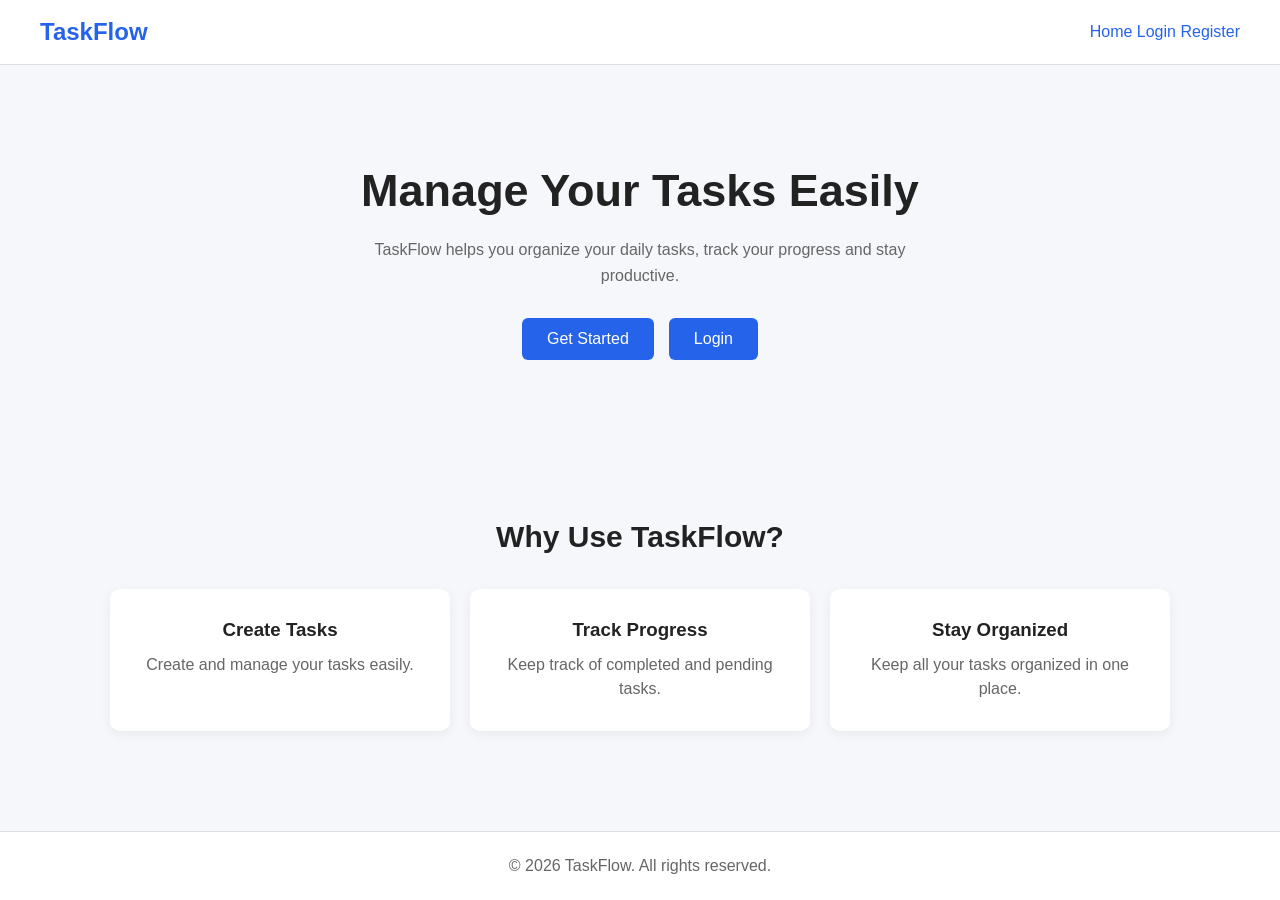
<file: frontend/index.html>
<!DOCTYPE html>
<html lang="en">

<head>
    <meta charset="UTF-8">
    <meta name="viewport" content="width=device-width, initial-scale=1.0">

    <title>TaskFlow</title>

    <!-- CSS -->
    <link rel="stylesheet" href="css/style.css">
</head>

<body>

    <!-- Navigation Bar -->

    <nav class="navbar">

        <h2 class="logo">TaskFlow</h2>

        <div class="nav-links">

            <a href="index.html">Home</a>

            <a href="login.html">Login</a>

            <a href="register.html">Register</a>

        </div>

    </nav>


    <!-- Hero Section -->

    <main>

        <section class="hero">

            <h1>Manage Your Tasks Easily</h1>

            <p>
                TaskFlow helps you organize your daily tasks,
                track your progress and stay productive.
            </p>

            <div class="hero-buttons">

                <a href="register.html">
                    <button class="btn">
                        Get Started
                    </button>
                </a>

                <a href="login.html">
                    <button class="btn secondary-btn">
                        Login
                    </button>
                </a>

            </div>

        </section>


        <!-- Features Section -->

        <section class="features">

            <h2>Why Use TaskFlow?</h2>

            <div class="feature-container">

                <div class="feature-card">

                    <h3>Create Tasks</h3>

                    <p>
                        Create and manage your tasks easily.
                    </p>

                </div>


                <div class="feature-card">

                    <h3>Track Progress</h3>

                    <p>
                        Keep track of completed and pending tasks.
                    </p>

                </div>


                <div class="feature-card">

                    <h3>Stay Organized</h3>

                    <p>
                        Keep all your tasks organized in one place.
                    </p>

                </div>

            </div>

        </section>

    </main>


    <!-- Footer -->

    <footer>

        <p>
            &copy; 2026 TaskFlow. All rights reserved.
        </p>

    </footer>

</body>

</html>
</file>
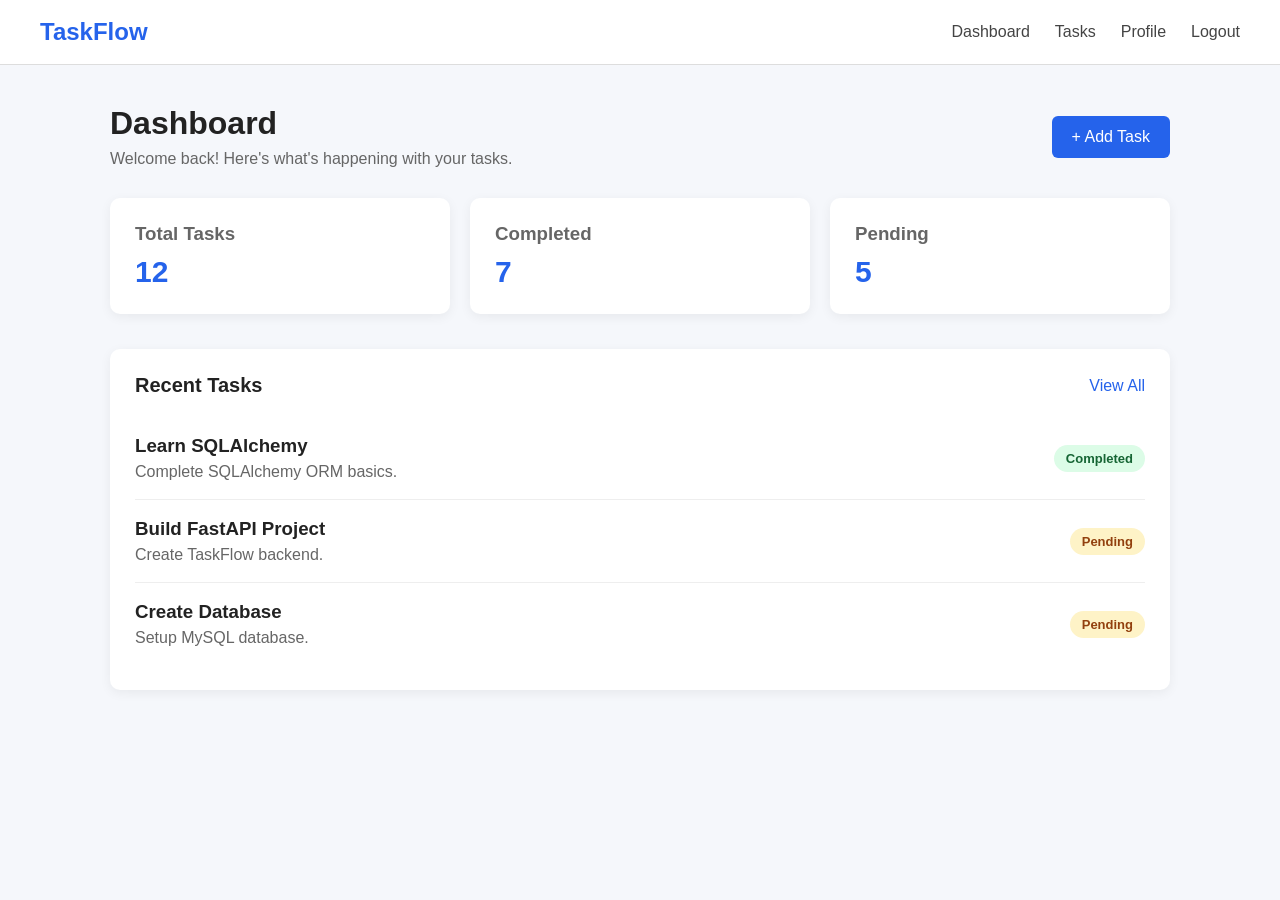
<file: frontend/dashboard.html>
<!DOCTYPE html>
<html lang="en">
<head>
    <meta charset="UTF-8">
    <meta name="viewport" content="width=device-width, initial-scale=1.0">

    <title>TaskFlow - Dashboard</title>

    <link rel="stylesheet" href="css/style.css">
</head>

<body>

    <header class="navbar">

        <div class="logo">
            TaskFlow
        </div>

        <nav>
            <a href="dashboard.html">Dashboard</a>
            <a href="#">Tasks</a>
            <a href="#">Profile</a>
            <a href="login.html">Logout</a>
        </nav>

    </header>


    <main class="dashboard">

        <div class="dashboard-header">

            <div>
                <h1>Dashboard</h1>

                <p>
                    Welcome back! Here's what's happening with your tasks.
                </p>
            </div>

            <button class="btn">
                + Add Task
            </button>

        </div>


        <!-- Statistics -->

        <section class="stats">

            <div class="stat-card">
                <h3>Total Tasks</h3>
                <p>12</p>
            </div>

            <div class="stat-card">
                <h3>Completed</h3>
                <p>7</p>
            </div>

            <div class="stat-card">
                <h3>Pending</h3>
                <p>5</p>
            </div>

        </section>


        <!-- Recent Tasks -->

        <section class="tasks-section">

            <div class="section-header">

                <h2>Recent Tasks</h2>

                <a href="#">View All</a>

            </div>


            <div class="task-list">

                <div class="task-card">

                    <div>
                        <h3>Learn SQLAlchemy</h3>

                        <p>
                            Complete SQLAlchemy ORM basics.
                        </p>
                    </div>

                    <span class="status completed">
                        Completed
                    </span>

                </div>


                <div class="task-card">

                    <div>
                        <h3>Build FastAPI Project</h3>

                        <p>
                            Create TaskFlow backend.
                        </p>
                    </div>

                    <span class="status pending">
                        Pending
                    </span>

                </div>


                <div class="task-card">

                    <div>
                        <h3>Create Database</h3>

                        <p>
                            Setup MySQL database.
                        </p>
                    </div>

                    <span class="status pending">
                        Pending
                    </span>

                </div>

            </div>

        </section>

    </main>

</body>
</html>
</file>
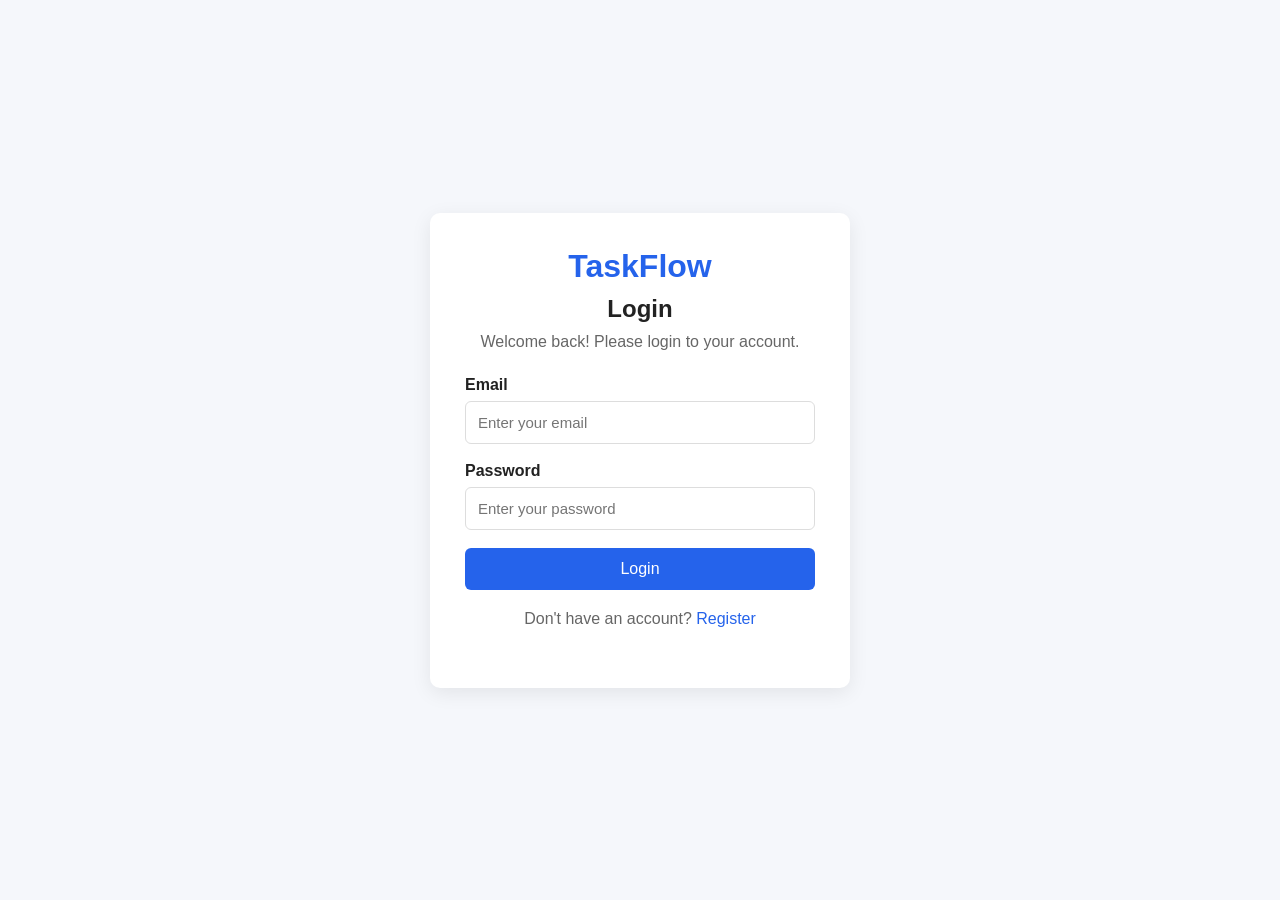
<file: frontend/login.html>
<!DOCTYPE html>
<html lang="en">
<head>
    <meta charset="UTF-8">
    <meta name="viewport" content="width=device-width, initial-scale=1.0">

    <title>TaskFlow - Login</title>

    <link rel="stylesheet" href="css/style.css">
</head>

<body>

    <div class="auth-container">

        <div class="auth-box">

            <h1>TaskFlow</h1>

            <h2>Login</h2>

            <p>Welcome back! Please login to your account.</p>

            <form>

                <div class="form-group">
                    <label for="email">Email</label>

                    <input
                        type="email"
                        id="email"
                        placeholder="Enter your email"
                        required
                    >
                </div>

                <div class="form-group">
                    <label for="password">Password</label>

                    <input
                        type="password"
                        id="password"
                        placeholder="Enter your password"
                        required
                    >
                </div>

                <button type="submit" class="btn">
                    Login
                </button>

            </form>

            <p class="auth-link">
                Don't have an account?
                <a href="register.html">Register</a>
            </p>

        </div>

    </div>

</body>
</html>
</file>
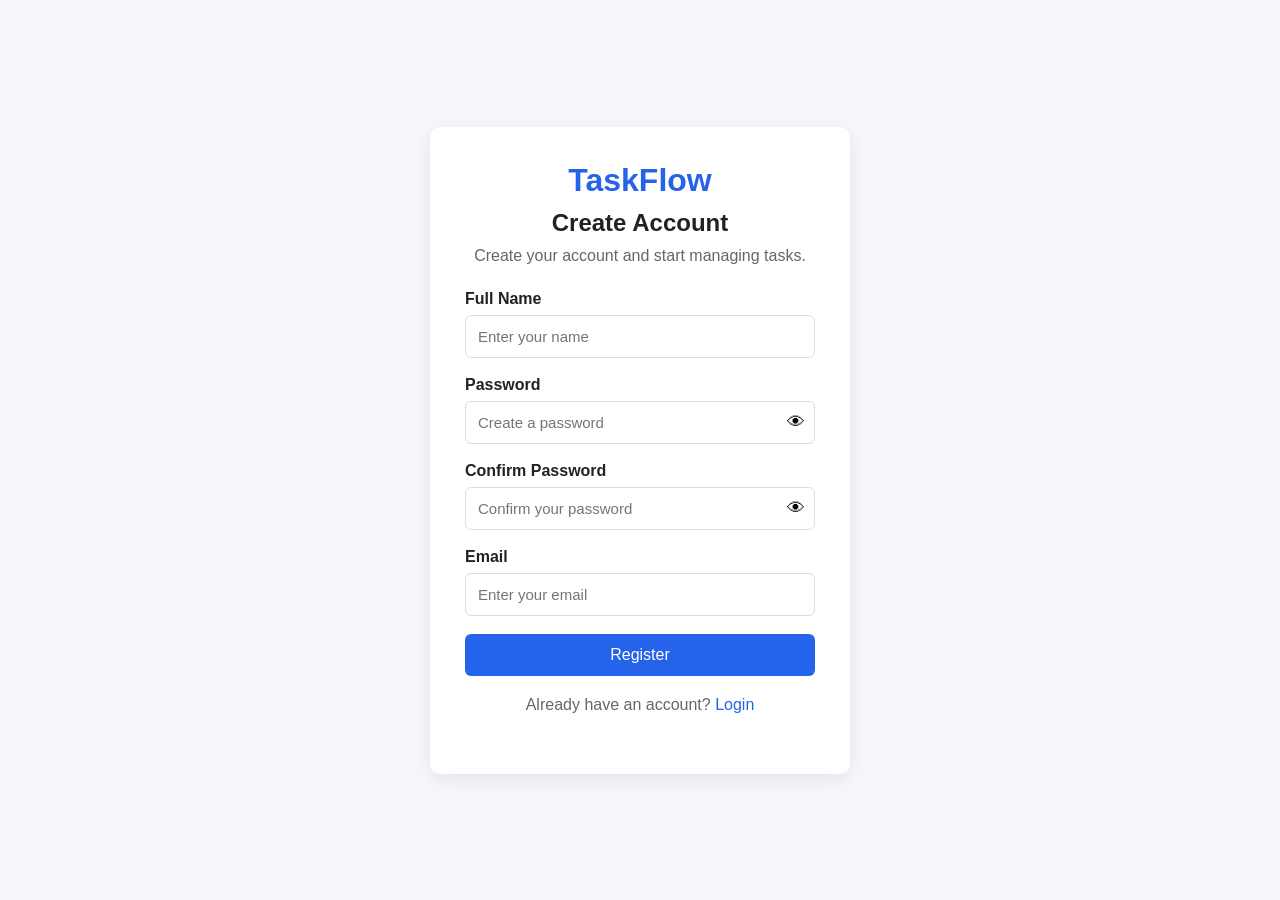
<file: frontend/register.html>
<!doctype html>
<html lang="en">
  <head>
    <meta charset="UTF-8" />
    <meta name="viewport" content="width=device-width, initial-scale=1.0" />

    <title>TaskFlow - Register</title>

    <link rel="stylesheet" href="css/style.css" />
  </head>

  <body>
    <div class="auth-container">
      <div class="auth-box">
        <h1>TaskFlow</h1>

        <h2>Create Account</h2>

        <p>Create your account and start managing tasks.</p>

        <form id="registerForm">
          <div class="form-group">
            <label for="name">Full Name</label>

            <input
              type="text"
              id="name"
              placeholder="Enter your name"
              required
            />
          </div>
          <div class="form-group">
            <label for="password">Password</label>

            <div class="password-container">
              <input
                type="password"
                id="password"
                placeholder="Create a password"
                required
              />

              <button type="button" id="togglePassword" class="eye-button">
                👁
              </button>
            </div>
          </div>
          <div class="form-group">
            <label for="confirm-password"> Confirm Password </label>

            <div class="password-container">
              <input
                type="password"
                id="confirm-password"
                placeholder="Confirm your password"
                required
              />

              <button
                type="button"
                id="toggleConfirmPassword"
                class="eye-button"
              >
                👁
              </button>
            </div>
          </div>

          <div class="form-group">
            <label for="email">Email</label>

            <input
              type="email"
              id="email"
              placeholder="Enter your email"
              required
            />
          </div>
          <button type="submit" class="btn">Register</button>
        </form>

        <p class="auth-link">
          Already have an account?
          <a href="login.html">Login</a>
        </p>
      </div>
    </div>
    <script src="js/register.js"></script>
  </body>
</html>
</file>
<file: frontend/css/style.css>
/* =========================
   General
========================= */

* {
    margin: 0;
    padding: 0;
    box-sizing: border-box;
}

body {
    font-family: Arial, sans-serif;
    background-color: #f5f7fb;
    color: #222;
}

a {
    text-decoration: none;
    color: #2563eb;
}
/* =========================
   Home Page
========================= */

.hero {
    text-align: center;

    padding: 100px 20px;
}

.hero h1 {
    font-size: 45px;

    margin-bottom: 20px;
}

.hero p {
    max-width: 600px;

    margin: 0 auto 30px;

    color: #666;

    line-height: 1.6;
}

.hero-buttons {
    display: flex;

    justify-content: center;

    gap: 15px;
}

.hero-buttons .btn {
    width: auto;

    padding: 12px 25px;
}

.secondary-btn {
    background-color: #555;
}

.secondary-btn:hover {
    background-color: #333;
}


/* =========================
   Features
========================= */

.features {
    max-width: 1100px;

    margin: 0 auto;

    padding: 60px 20px;
}

.features > h2 {
    text-align: center;

    margin-bottom: 35px;

    font-size: 30px;
}

.feature-container {
    display: grid;

    grid-template-columns: repeat(3, 1fr);

    gap: 20px;
}

.feature-card {
    background-color: white;

    padding: 30px;

    text-align: center;

    border-radius: 10px;

    box-shadow: 0 3px 12px rgba(0, 0, 0, 0.06);
}

.feature-card h3 {
    margin-bottom: 12px;
}

.feature-card p {
    color: #666;

    line-height: 1.5;
}


/* =========================
   Footer
========================= */

footer {
    text-align: center;

    padding: 25px;

    margin-top: 40px;

    background-color: white;

    border-top: 1px solid #ddd;
}

footer p {
    color: #666;
}


/* =========================
   Home Responsive
========================= */

@media (max-width: 700px) {

    .hero h1 {
        font-size: 32px;
    }

    .hero-buttons {
        flex-direction: column;

        align-items: center;
    }

    .feature-container {
        grid-template-columns: 1fr;
    }
}

/* =========================
   Login & Register
========================= */

.auth-container {
    min-height: 100vh;

    display: flex;
    justify-content: center;
    align-items: center;

    padding: 20px;
}

.auth-box {
    width: 100%;
    max-width: 420px;

    background-color: white;

    padding: 35px;

    border-radius: 10px;

    box-shadow: 0 5px 20px rgba(0, 0, 0, 0.08);
}

.auth-box h1 {
    text-align: center;
    color: #2563eb;

    margin-bottom: 10px;
}

.auth-box h2 {
    text-align: center;

    margin-bottom: 10px;
}

.auth-box > p {
    text-align: center;

    color: #666;

    margin-bottom: 25px;
}


/* Form */

.form-group {
    margin-bottom: 18px;
}

.form-group label {
    display: block;

    margin-bottom: 7px;

    font-weight: bold;
}

.form-group input {
    width: 100%;

    padding: 12px;

    border: 1px solid #ddd;

    border-radius: 6px;

    font-size: 15px;
}

.form-group input:focus {
    outline: none;

    border-color: #2563eb;
}
.password-container {
    position: relative;

    display: flex;

    align-items: center;
}

.password-container input {
    padding-right: 45px;
}

.eye-button {
    position: absolute;

    right: 10px;

    background: none;

    border: none;

    cursor: pointer;

    font-size: 18px;
}


/* Button */

.btn {
    width: 100%;

    padding: 12px;

    border: none;

    border-radius: 6px;

    background-color: #2563eb;

    color: white;

    font-size: 16px;

    cursor: pointer;
}

.btn:hover {
    background-color: #1d4ed8;
}


/* Auth link */

.auth-link {
    margin-top: 20px;
}


/* =========================
   Navbar
========================= */

.navbar {
    background-color: white;

    padding: 18px 40px;

    display: flex;

    justify-content: space-between;
    align-items: center;

    border-bottom: 1px solid #ddd;
}

.logo {
    font-size: 24px;

    font-weight: bold;

    color: #2563eb;
}

.navbar nav {
    display: flex;

    gap: 25px;
}

.navbar nav a {
    color: #444;

    font-weight: 500;
}

.navbar nav a:hover {
    color: #2563eb;
}


/* =========================
   Dashboard
========================= */

.dashboard {
    max-width: 1100px;

    margin: 40px auto;

    padding: 0 20px;
}

.dashboard-header {
    display: flex;

    justify-content: space-between;
    align-items: center;

    margin-bottom: 30px;
}

.dashboard-header h1 {
    margin-bottom: 8px;
}

.dashboard-header p {
    color: #666;
}

.dashboard-header .btn {
    width: auto;

    padding: 12px 20px;
}


/* =========================
   Statistics
========================= */

.stats {
    display: grid;

    grid-template-columns: repeat(3, 1fr);

    gap: 20px;

    margin-bottom: 35px;
}

.stat-card {
    background-color: white;

    padding: 25px;

    border-radius: 10px;

    box-shadow: 0 3px 12px rgba(0, 0, 0, 0.06);
}

.stat-card h3 {
    color: #666;

    margin-bottom: 10px;
}

.stat-card p {
    font-size: 30px;

    font-weight: bold;

    color: #2563eb;
}


/* =========================
   Tasks
========================= */

.tasks-section {
    background-color: white;

    padding: 25px;

    border-radius: 10px;

    box-shadow: 0 3px 12px rgba(0, 0, 0, 0.06);
}

.section-header {
    display: flex;

    justify-content: space-between;
    align-items: center;

    margin-bottom: 20px;
}

.section-header h2 {
    font-size: 20px;
}

.task-card {
    display: flex;

    justify-content: space-between;
    align-items: center;

    padding: 18px 0;

    border-bottom: 1px solid #eee;
}

.task-card:last-child {
    border-bottom: none;
}

.task-card h3 {
    margin-bottom: 6px;
}

.task-card p {
    color: #666;
}


/* =========================
   Task Status
========================= */

.status {
    padding: 6px 12px;

    border-radius: 20px;

    font-size: 13px;

    font-weight: bold;
}

.completed {
    background-color: #dcfce7;

    color: #166534;
}

.pending {
    background-color: #fef3c7;

    color: #92400e;
}


/* =========================
   Responsive
========================= */

@media (max-width: 700px) {

    .navbar {
        padding: 15px 20px;

        flex-direction: column;

        gap: 15px;
    }

    .navbar nav {
        gap: 15px;

        flex-wrap: wrap;

        justify-content: center;
    }

    .stats {
        grid-template-columns: 1fr;
    }

    .dashboard-header {
        flex-direction: column;

        align-items: flex-start;

        gap: 15px;
    }

    .dashboard-header .btn {
        width: auto;
    }

    .task-card {
        flex-direction: column;

        align-items: flex-start;

        gap: 12px;
    }
}
</file>
